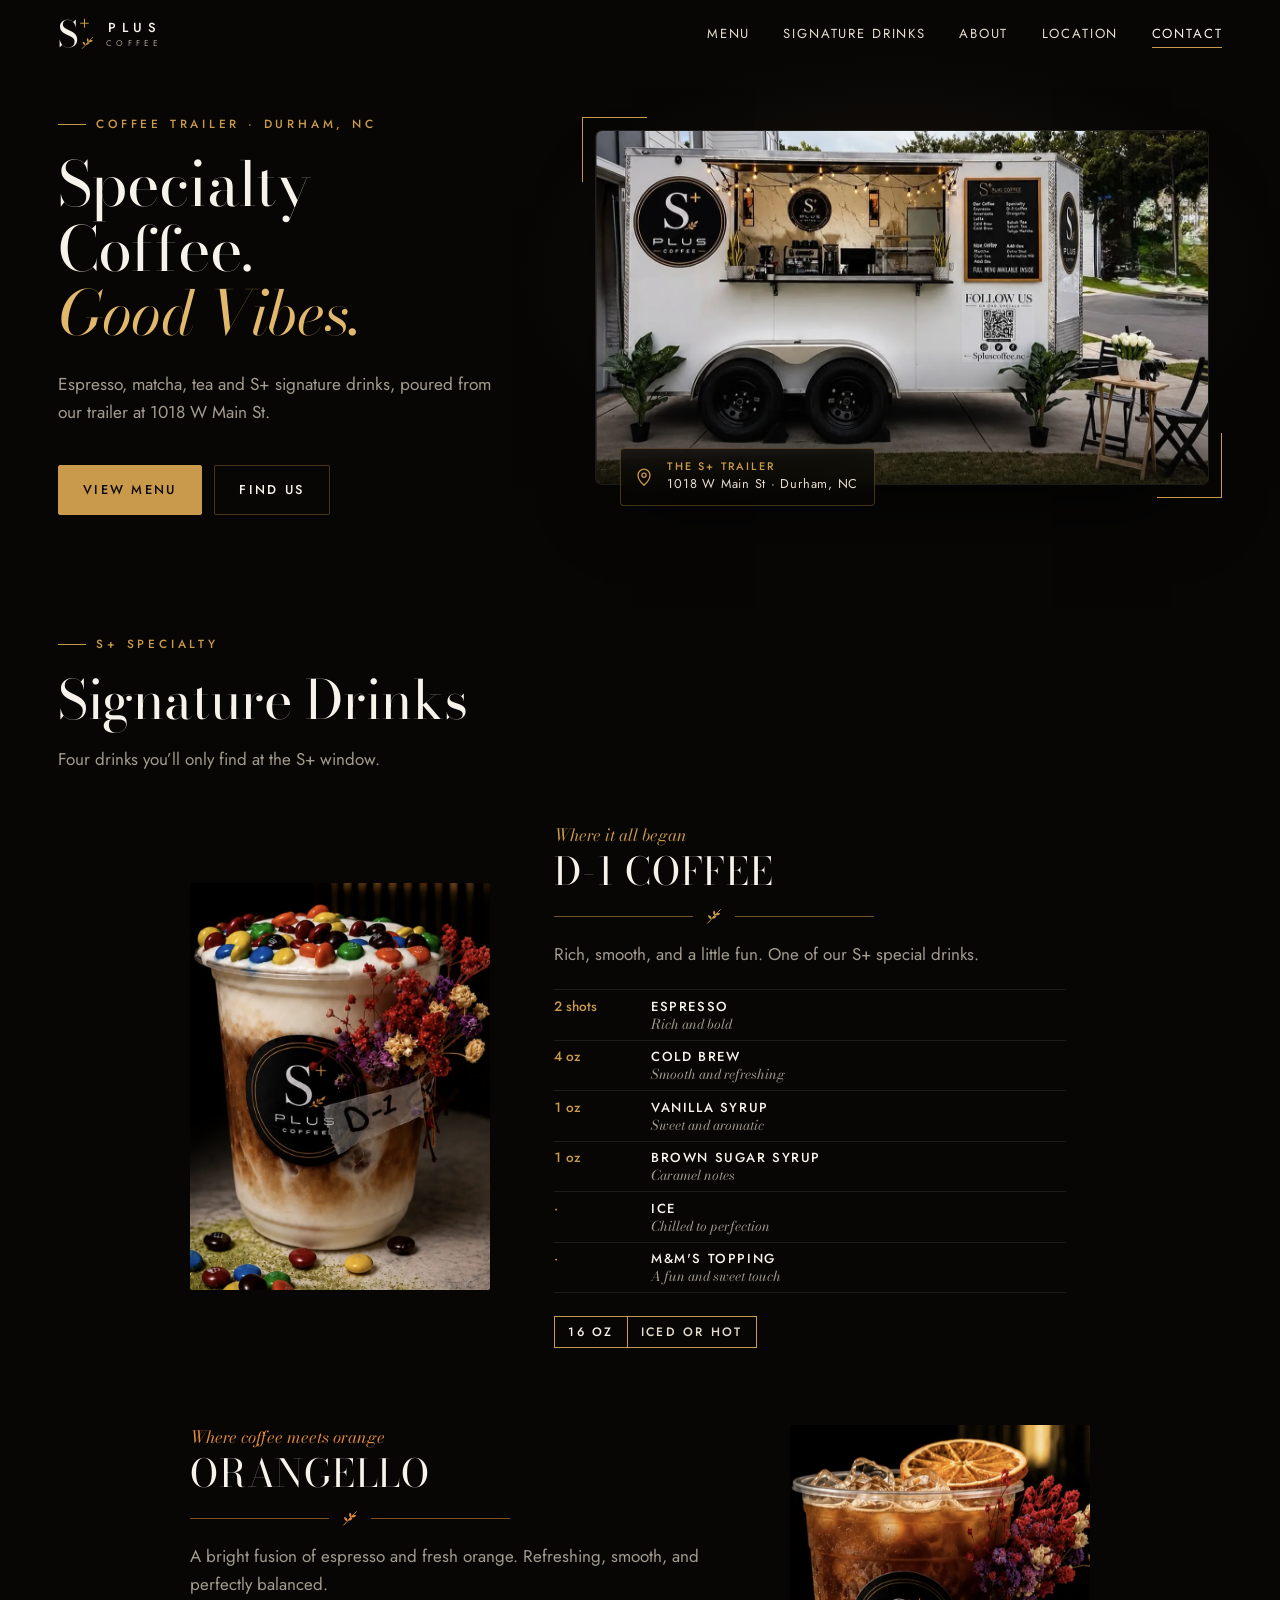
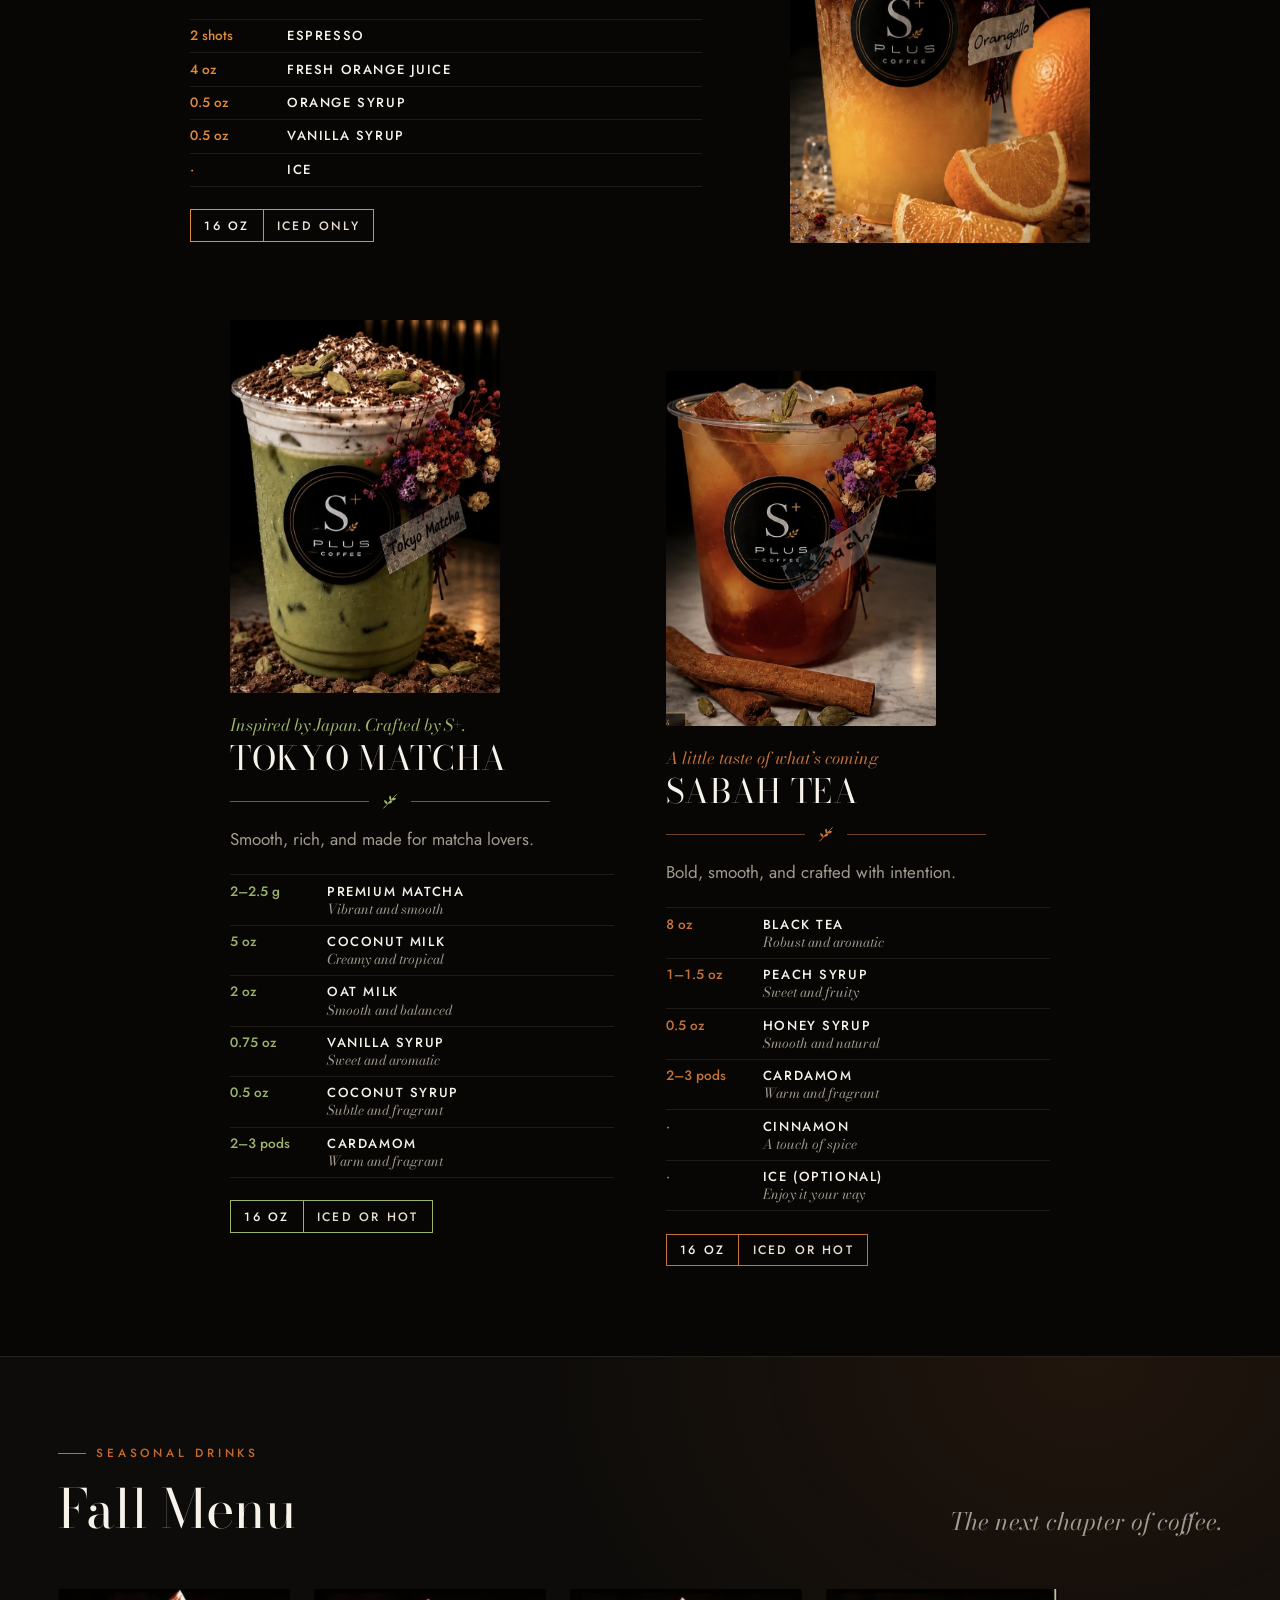
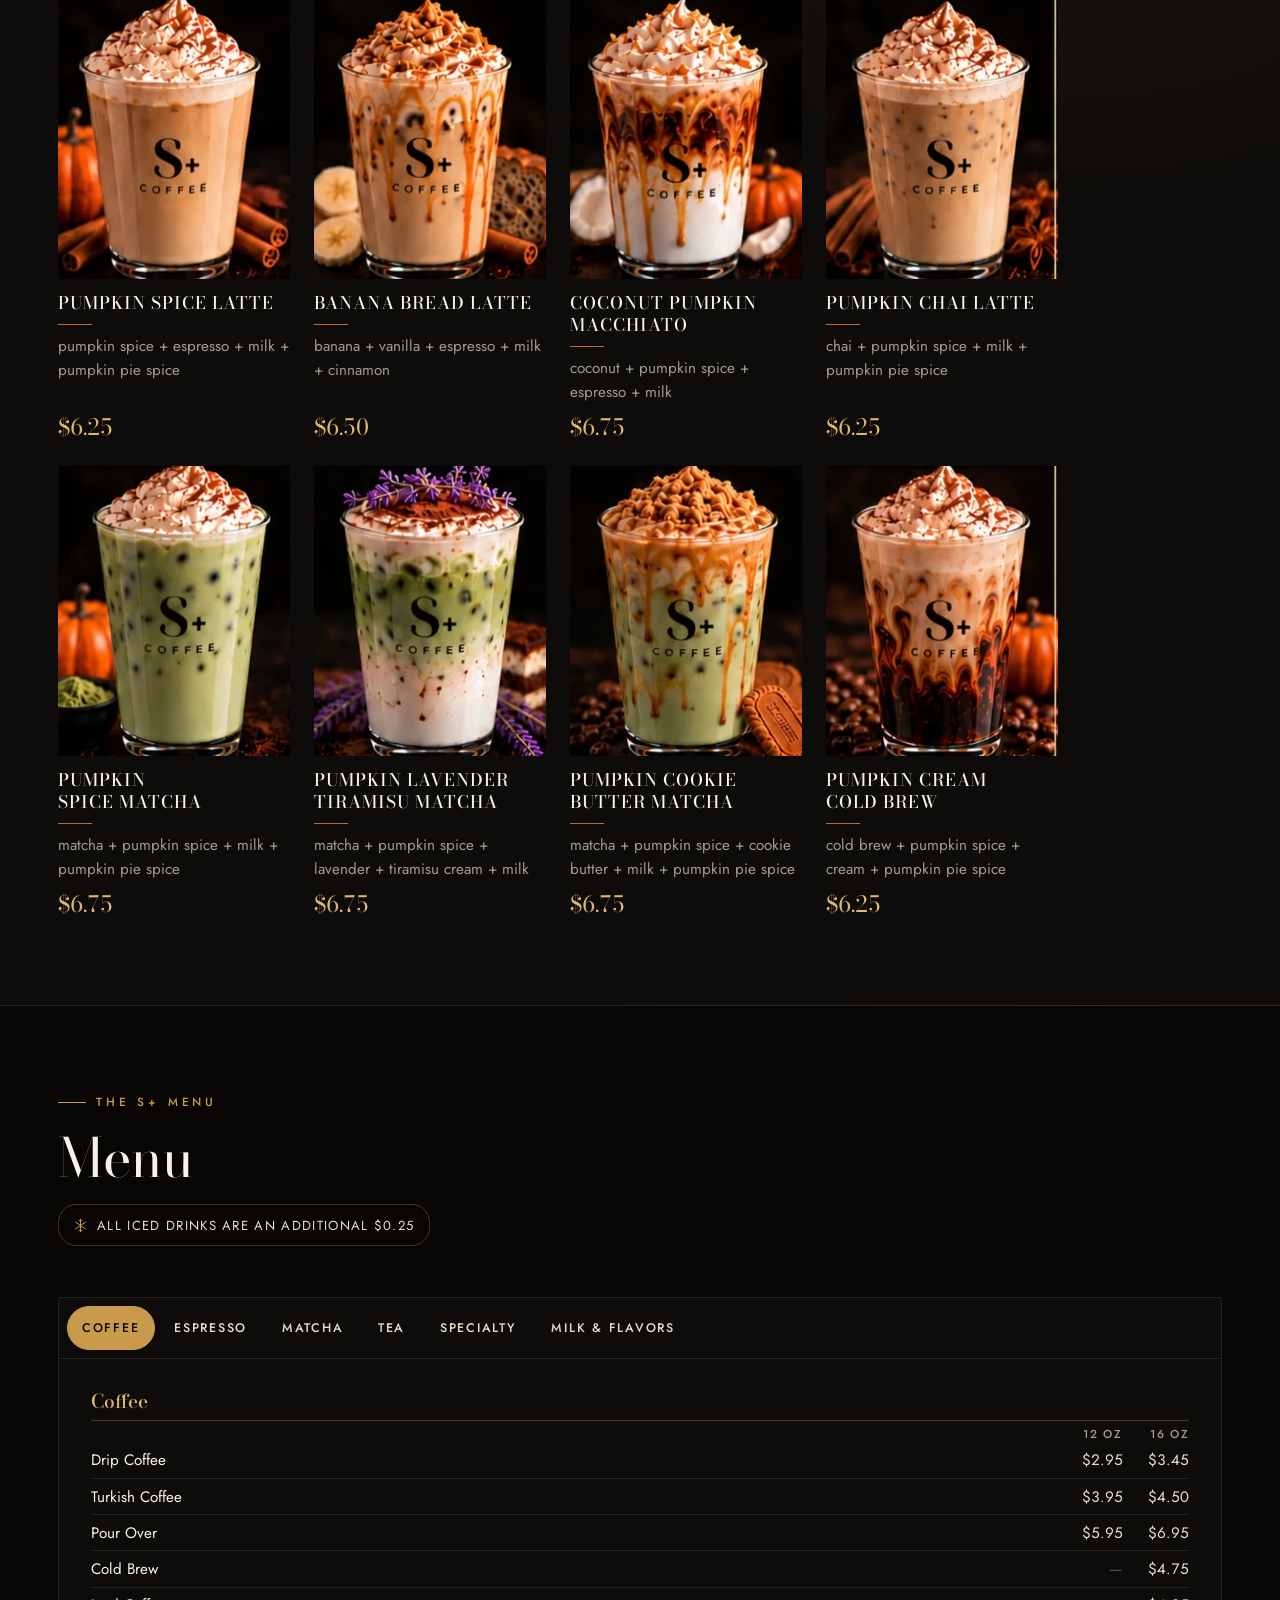
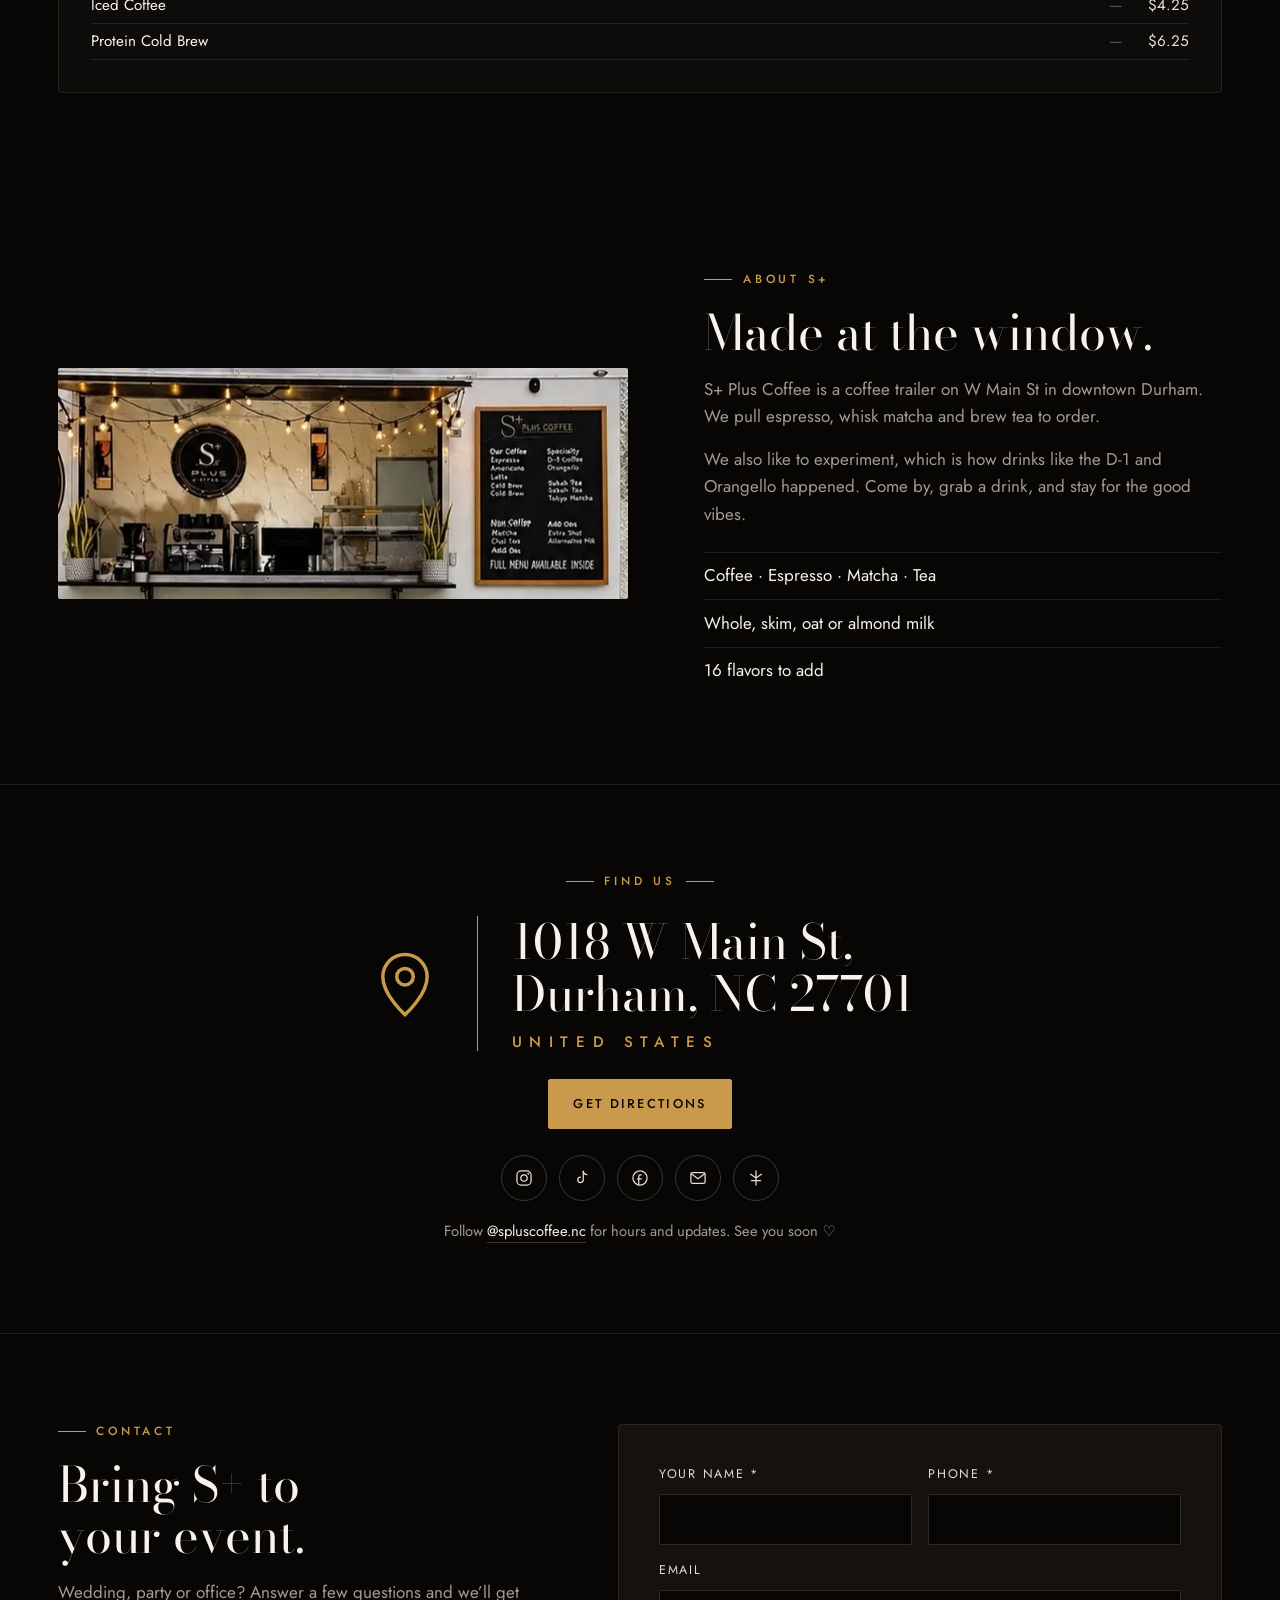
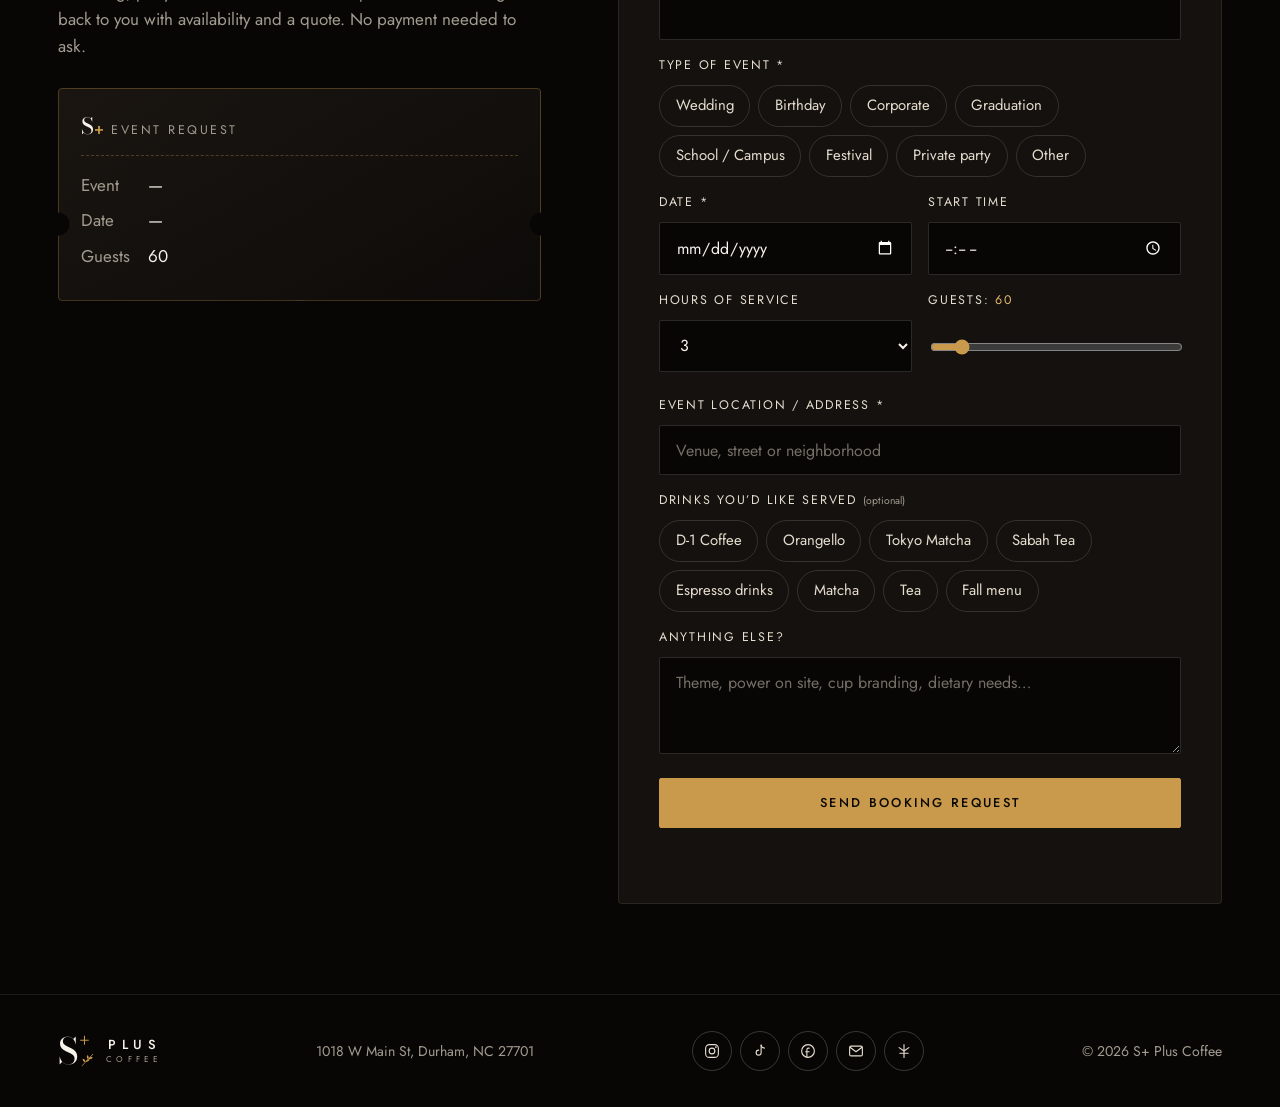
<file: index.html>
<!doctype html>
<html lang="en">
<head>
  <meta charset="utf-8">
  <meta name="viewport" content="width=device-width, initial-scale=1, viewport-fit=cover">
  <title>S+ Plus Coffee</title>
  <meta name="description" content="S+ Plus Coffee: a specialty coffee trailer at 1018 W Main St, Durham, NC. Espresso, matcha, tea, S+ signature drinks and the Fall Menu.">
  <meta name="theme-color" content="#070605">
  <meta property="og:title" content="S+ Plus Coffee · Durham, NC">
  <meta property="og:description" content="Specialty coffee and good vibes from the S+ trailer at 1018 W Main St, Durham.">
  <meta property="og:image" content="https://spluscoffee.com/assets/img/trailer.webp">
  <meta property="og:url" content="https://spluscoffee.com/">
  <link rel="canonical" href="https://spluscoffee.com/">
  <link rel="icon" href="assets/favicon.svg" type="image/svg+xml">
  <link rel="preconnect" href="https://fonts.googleapis.com">
  <link rel="preconnect" href="https://fonts.gstatic.com" crossorigin>
  <link href="https://fonts.googleapis.com/css2?family=Bodoni+Moda:ital,opsz,wght@0,6..96,400;0,6..96,500;0,6..96,600;1,6..96,400&family=Jost:wght@300;400;500;600&display=swap" rel="stylesheet">
  <link rel="preload" as="image" href="assets/img/trailer.webp" fetchpriority="high">
  <link rel="stylesheet" href="css/styles.css?v=202610052157">
</head>
<body>
  <a class="skip" href="#menu">Skip to menu</a>

  <header class="nav" id="nav">
    <a class="logo" href="#top" aria-label="S+ Plus Coffee, back to top">
      <span class="logo-mark" aria-hidden="true">S<span class="logo-plus">+</span><svg class="logo-leaf" viewBox="0 0 24 24"><use href="#leaf"/></svg></span>
      <span class="logo-words" aria-hidden="true"><span class="logo-plusword">Plus</span><span class="logo-coffee">Coffee</span></span>
    </a>
    <nav class="nav-links" id="navLinks" aria-label="Main">
      <a href="#menu">Menu</a>
      <a href="#signature">Signature Drinks</a>
      <a href="#about">About</a>
      <a href="#location">Location</a>
      <a href="#contact">Contact</a>
    </nav>
    <button class="nav-toggle" id="navToggle" aria-label="Open navigation" aria-expanded="false" aria-controls="navLinks"><span></span><span></span></button>
  </header>

  <main id="top">
    <!-- HERO: the real S+ trailer -->
    <section class="hero">
      <div class="hero-copy">
        <p class="eyebrow">Coffee trailer · Durham, NC</p>
        <h1>Specialty Coffee.<br><em>Good Vibes.</em></h1>
        <p class="lede">Espresso, matcha, tea and S+ signature drinks, poured from our trailer at 1018 W Main St.</p>
        <div class="cta-row">
          <a class="btn btn-gold" href="#menu">View menu</a>
          <a class="btn btn-line" href="#location">Find us</a>
        </div>
      </div>
      <figure class="hero-media">
        <div class="hero-frame">
          <img src="assets/img/trailer.webp" width="1309" height="754" fetchpriority="high" decoding="async"
               alt="The white S+ Plus Coffee trailer with its serving window open, string lights, an espresso machine and a chalkboard menu">
        </div>
        <figcaption class="hero-badge">
          <svg viewBox="0 0 24 24" aria-hidden="true"><path d="M12 21s6.5-5.8 6.5-11a6.5 6.5 0 1 0-13 0c0 5.2 6.5 11 6.5 11z"/><circle cx="12" cy="10" r="2.3"/></svg>
          <span><b>The S+ trailer</b>1018 W Main St · Durham, NC</span>
        </figcaption>
      </figure>
    </section>

    <!-- SIGNATURE DRINKS -->
    <section class="section" id="signature">
      <header class="section-head">
        <p class="eyebrow">S+ specialty</p>
        <h2>Signature Drinks</h2>
        <p class="section-sub">Four drinks you’ll only find at the S+ window.</p>
      </header>
      <div class="features" id="signatureList"></div>
    </section>

    <!-- FALL MENU -->
    <section class="section section-fall" id="fall">
      <header class="section-head fall-head">
        <div>
          <p class="eyebrow" id="fallKicker"></p>
          <h2 id="fallTitle"></h2>
        </div>
        <p class="fall-line" id="fallLine"></p>
      </header>
      <div class="fall-grid" id="fallGrid"></div>
    </section>

    <!-- FULL MENU -->
    <section class="section" id="menu">
      <header class="section-head">
        <p class="eyebrow">The S+ menu</p>
        <h2>Menu</h2>
        <p class="menu-note" id="menuNote"></p>
      </header>
      <div class="menu-shell">
        <div class="menu-tabs" id="menuTabs" role="tablist" aria-label="Menu categories"></div>
        <div class="menu-panels" id="menuPanels"></div>
      </div>
    </section>

    <!-- ABOUT -->
    <section class="section about" id="about">
      <figure class="about-media">
        <img src="assets/img/trailer-window.webp" width="708" height="287" loading="lazy" decoding="async"
             alt="Inside the S+ serving window: espresso machine, grinders and the chalkboard menu">
      </figure>
      <div class="about-copy">
        <p class="eyebrow">About S+</p>
        <h2>Made at the window.</h2>
        <p>S+ Plus Coffee is a coffee trailer on W Main St in downtown Durham. We pull espresso, whisk matcha and brew tea to order.</p>
        <p>We also like to experiment, which is how drinks like the D-1 and Orangello happened. Come by, grab a drink, and stay for the good vibes.</p>
        <ul class="about-facts">
          <li><b>Coffee · Espresso · Matcha · Tea</b></li>
          <li><b>Whole, skim, oat or almond milk</b></li>
          <li><b>16 flavors to add</b></li>
        </ul>
      </div>
    </section>

    <!-- LOCATION -->
    <section class="section location" id="location">
      <p class="eyebrow">Find us</p>
      <div class="address-block">
        <svg class="pin" viewBox="0 0 24 24" aria-hidden="true"><path d="M12 22s7-6.2 7-12a7 7 0 1 0-14 0c0 5.8 7 12 7 12z"/><circle cx="12" cy="10" r="2.6"/></svg>
        <address>
          <span class="addr-street" id="addrStreet"></span>
          <span class="addr-city" id="addrCity"></span>
          <span class="addr-country" id="addrCountry"></span>
        </address>
      </div>
      <div class="cta-row cta-center">
        <a class="btn btn-gold" id="directionsBtn" href="#" target="_blank" rel="noopener">Get directions</a>
      </div>
      <div class="social-row" aria-label="S+ Plus Coffee on social media"></div>
      <p class="location-note">Follow <a id="igHandle" href="#" target="_blank" rel="noopener"></a> for hours and updates. See you soon <span aria-hidden="true">♡</span></p>
    </section>

    <!-- CONTACT / EVENT BOOKING -->
    <section class="section" id="contact">
      <div class="book-wrap">
        <div class="book-intro">
          <p class="eyebrow">Contact</p>
          <h2>Bring S+ to your event.</h2>
          <p class="section-sub">Wedding, party or office? Answer a few questions and we’ll get back to you with availability and a quote. No payment needed to ask.</p>
          <div class="ticket" id="ticket" aria-live="polite">
            <div class="ticket-top"><span class="ticket-mark">S<span>+</span></span> Event request</div>
            <dl>
              <dt>Event</dt><dd data-t="type">—</dd>
              <dt>Date</dt><dd data-t="date">—</dd>
              <dt>Guests</dt><dd data-t="guests">—</dd>
            </dl>
            <div class="ticket-cups" data-t="cups"></div>
          </div>
        </div>

        <form class="book-form" id="bookForm" name="event-booking" novalidate>
          <!-- Spam trap: real visitors never see or fill this -->
          <p hidden><label>Leave this empty: <input name="_honey" tabindex="-1" autocomplete="off"></label></p>
          <div class="field-row">
            <label class="field"><span>Your name *</span><input id="f-name" name="name" required autocomplete="name"></label>
            <label class="field"><span>Phone *</span><input id="f-phone" name="phone" type="tel" required autocomplete="tel"></label>
          </div>
          <label class="field"><span>Email</span><input id="f-email" name="email" type="email" autocomplete="email"></label>

          <fieldset class="field">
            <legend>Type of event *</legend>
            <div class="chips" id="eventTypes"></div>
          </fieldset>

          <div class="field-row">
            <label class="field"><span>Date *</span><input id="f-date" name="date" type="date" required></label>
            <label class="field"><span>Start time</span><input id="f-time" name="time" type="time"></label>
          </div>
          <div class="field-row">
            <label class="field"><span>Hours of service</span>
              <select id="f-hours" name="hours"><option>2</option><option selected>3</option><option>4</option><option>5+</option></select>
            </label>
            <label class="field"><span>Guests: <output id="guestsOut">60</output></span>
              <input name="guests" type="range" min="10" max="500" step="10" value="60" id="guests">
            </label>
          </div>
          <label class="field"><span>Event location / address *</span><input id="f-location" name="location" required placeholder="Venue, street or neighborhood"></label>

          <fieldset class="field">
            <legend>Drinks you’d like served <small>(optional)</small></legend>
            <div class="chips" id="drinkChips"></div>
          </fieldset>

          <label class="field"><span>Anything else?</span><textarea id="f-notes" name="notes" rows="3" placeholder="Theme, power on site, cup branding, dietary needs…"></textarea></label>

          <button class="btn btn-gold btn-wide" type="submit" id="submitBtn">Send booking request</button>
          <p class="form-note" id="formNote"></p>
        </form>
      </div>
    </section>
  </main>

  <footer class="footer">
    <a class="logo" href="#top" aria-label="S+ Plus Coffee, back to top">
      <span class="logo-mark" aria-hidden="true">S<span class="logo-plus">+</span><svg class="logo-leaf" viewBox="0 0 24 24"><use href="#leaf"/></svg></span>
      <span class="logo-words" aria-hidden="true"><span class="logo-plusword">Plus</span><span class="logo-coffee">Coffee</span></span>
    </a>
    <p id="footerAddr"></p>
    <div class="social-row social-row-sm" aria-label="S+ Plus Coffee on social media"></div>
    <p>© <span id="year"></span> S+ Plus Coffee</p>
  </footer>

  <!-- Shared leaf sprig used by the logo -->
  <svg width="0" height="0" style="position:absolute" aria-hidden="true">
    <symbol id="leaf" viewBox="0 0 24 24">
      <path d="M3.5 21.5C8 17 12 12.5 20.5 3.5" fill="none" stroke="currentColor" stroke-width="1.3" stroke-linecap="round"/>
      <path d="M8.6 16.2c-3.1-.4-4.6-2.9-4.4-5.6 2.9.2 4.6 2.6 4.4 5.6z"/>
      <path d="M9.4 15.4c.6-3 3.2-4.3 5.8-3.8-.5 2.8-3 4.3-5.8 3.8z"/>
      <path d="M12.8 11.6c-2.4-1.9-2.5-4.8-.9-6.9 2.2 1.7 2.5 4.6.9 6.9z"/>
      <path d="M13.6 10.8c1.4-2.7 4.3-3.3 6.6-2.1-1.3 2.5-4.2 3.3-6.6 2.1z"/>
    </symbol>
  </svg>

  <script type="module" src="js/app.js?v=202610052157"></script>
</body>
</html>
</file>
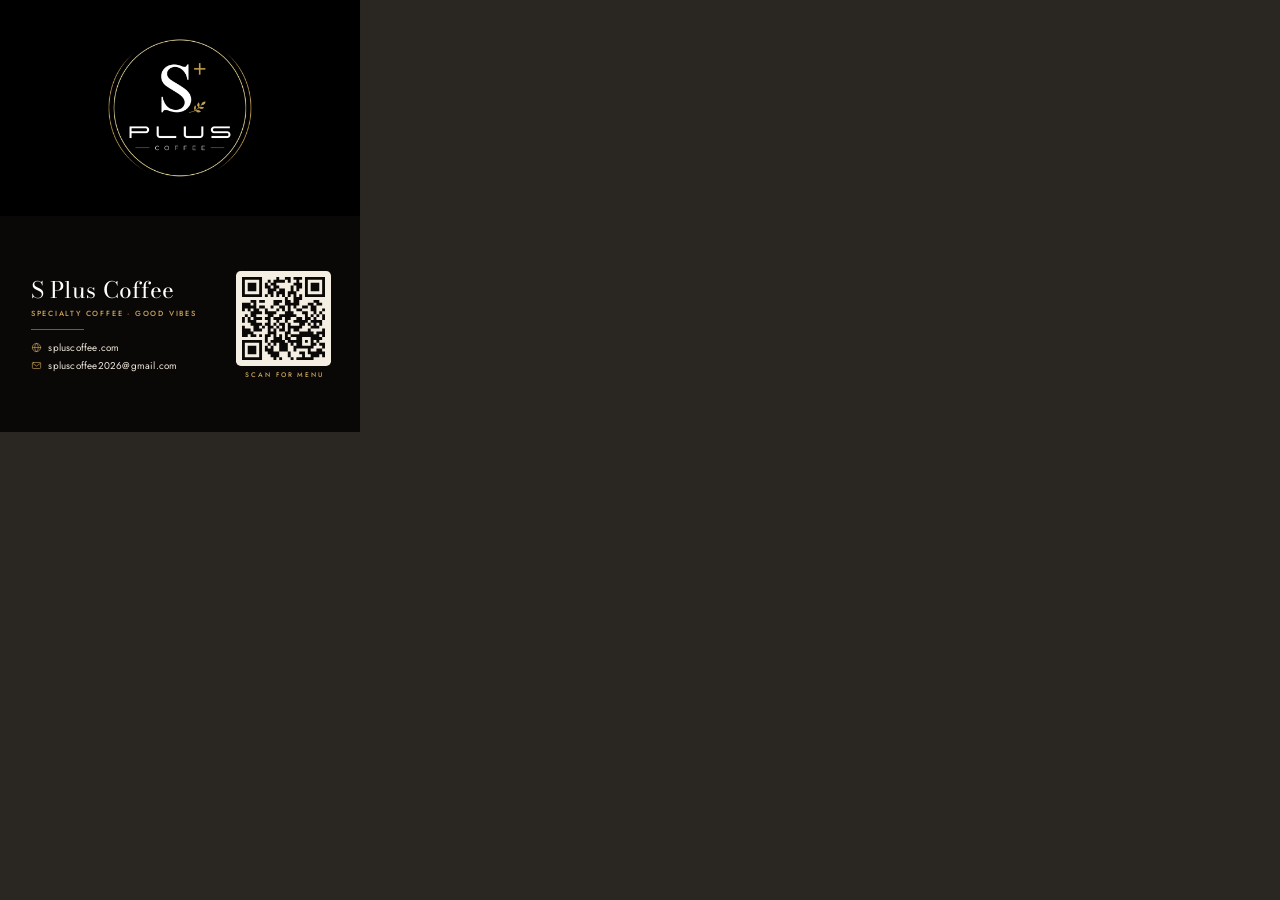
<file: print/business-card/source/card.html>
<!doctype html>
<html lang="en">
<head>
<meta charset="utf-8">
<title>S+ Plus Coffee Business Card</title>
<style>
  /* US business card: 3.5 x 2 in trim + 0.125 in bleed on every side = 3.75 x 2.25 in.
     Keep text inside the 0.125 in safe margin (0.25 in from the bleed edge). */
  @font-face { font-family: "Bodoni Moda"; font-weight: 400; src: url(assets/bodoni-moda-latin-400-normal.woff2) format("woff2"); }
  @font-face { font-family: "Bodoni Moda"; font-weight: 500; src: url(assets/bodoni-moda-latin-500-normal.woff2) format("woff2"); }
  @font-face { font-family: "Bodoni Moda"; font-style: italic; font-weight: 400; src: url(assets/bodoni-moda-latin-400-italic.woff2) format("woff2"); }
  @font-face { font-family: "Jost"; font-weight: 300; src: url(assets/jost-latin-300-normal.woff2) format("woff2"); }
  @font-face { font-family: "Jost"; font-weight: 400; src: url(assets/jost-latin-400-normal.woff2) format("woff2"); }
  @font-face { font-family: "Jost"; font-weight: 500; src: url(assets/jost-latin-500-normal.woff2) format("woff2"); }

  :root {
    --black: #000;
    --ink: #0a0807;
    --gold: #c9a35a;
    --gold-soft: rgba(201, 163, 90, .55);
    --cream: #f4eee3;
    --text: #efe8dc;
  }
  @page { size: 3.75in 2.25in; margin: 0; }
  * { box-sizing: border-box; margin: 0; padding: 0; }
  html, body { background: #2a2622; }
  body { -webkit-print-color-adjust: exact; print-color-adjust: exact; }

  .card {
    position: relative; width: 3.75in; height: 2.25in; overflow: hidden;
    page-break-after: always; break-after: page;
  }
  .card:last-child { page-break-after: auto; break-after: auto; }

  /* ── FRONT: the round S+ logo on black ── */
  .front {
    background: var(--black);
    display: grid; place-items: center;
  }
  .front .logo { width: 1.5in; height: 1.5in; display: block; }

  /* ── BACK: contact details + QR ── */
  .back { background: var(--ink); color: var(--text); }
  .back .safe {
    position: absolute; inset: 0.29in 0.3in 0.27in 0.32in;
    display: grid; grid-template-columns: 1fr auto; column-gap: 0.22in; align-items: center;
  }
  .brand { display: flex; align-items: center; gap: 0.1in; }
  .brand img { height: 0.5in; width: auto; display: block; }
  .brand-name { font: 400 17pt/1 "Bodoni Moda", serif; letter-spacing: .005em; color: #fff; white-space: nowrap; }
  .brand-name span { color: var(--gold); font-family: "Jost", sans-serif; font-weight: 300; font-size: .62em; vertical-align: .62em; margin-left: .02em; }
  .tagline {
    margin-top: 0.085in; font: 500 5.6pt/1 "Jost", sans-serif; letter-spacing: .24em; white-space: nowrap; text-transform: uppercase; color: var(--gold);
  }
  .rule { width: 0.55in; height: 0; border-top: 0.5pt solid var(--gold-soft); margin: 0.13in 0 0.12in; }
  .contact { list-style: none; display: grid; gap: 0.075in; }
  .contact li { display: flex; align-items: center; gap: 0.07in; font: 400 7.4pt/1 "Jost", sans-serif; letter-spacing: .02em; color: var(--text); white-space: nowrap; }
  .contact svg { width: 0.115in; height: 0.115in; flex: none; fill: none; stroke: var(--gold); stroke-width: 1.4; stroke-linecap: round; stroke-linejoin: round; }

  .qr { display: flex; flex-direction: column; align-items: center; gap: 0.06in; }
  .qr-tile { background: var(--cream); padding: 0.065in; border-radius: 0.05in; }
  .qr-tile img { width: 0.86in; height: 0.86in; display: block; image-rendering: pixelated; }
  .qr-cap { font: 500 5pt/1 "Jost", sans-serif; letter-spacing: .28em; margin-right: -.28em; text-transform: uppercase; color: var(--gold); }

</style>
</head>
<body>
  <!-- Page 1: front -->
  <section class="card front">
    <img class="logo" src="assets/logo-round.png" alt="S+ Plus Coffee">
  </section>

  <!-- Page 2: back -->
  <section class="card back">
    <div class="safe">
      <div class="info">
        <p class="brand-name">S Plus Coffee</p>
        <p class="tagline">Specialty Coffee · Good Vibes</p>
        <div class="rule"></div>
        <ul class="contact">
          <li>
            <svg viewBox="0 0 24 24"><circle cx="12" cy="12" r="9"/><path d="M3 12h18M12 3c2.6 2.6 3.8 5.6 3.8 9s-1.2 6.4-3.8 9M12 3C9.4 5.6 8.2 8.6 8.2 12s1.2 6.4 3.8 9"/></svg>
            spluscoffee.com
          </li>
          <li>
            <svg viewBox="0 0 24 24"><rect x="3" y="5.5" width="18" height="13" rx="2"/><path d="m3.5 7 8.5 6.2L20.5 7"/></svg>
            spluscoffee2026@gmail.com
          </li>
        </ul>
      </div>
      <div class="qr">
        <div class="qr-tile"><img src="assets/qr.svg" alt="QR code for spluscoffee.com"></div>
        <p class="qr-cap">Scan for menu</p>
      </div>
    </div>
  </section>
</body>
</html>
</file>
<file: css/styles.css>
/* S+ Plus Coffee
   Layout: dark editorial one-pager. The real trailer leads; drinks get big, asymmetric
   photo moments; the menu is a scannable three-column price list. Gold is for details only. */
:root {
  --bg: #070605;
  --bg-2: #0e0c0a;
  --card: #14110e;
  --gold: #c99a4b;
  --gold-hi: #e2b86d;
  --bronze: #a87332;
  --text: #f7f2ea;
  --text-2: #e6ddcf;
  --muted: #a39b8f;
  --line: rgba(201, 154, 75, 0.32);
  --line-soft: rgba(230, 221, 207, 0.1);
  --pumpkin: #c8692b;
  --on-gold: #0b0907;
  --danger: #e0806b;
  --ok: #9fc28a;

  --display: "Bodoni Moda", "Didot", "Bodoni 72", Georgia, serif;
  --sans: "Jost", "Futura", "Avenir Next", system-ui, sans-serif;

  --gutter: max(16px, 4.5vw);
  --max: 1200px;
  --ease: cubic-bezier(.2, .7, .2, 1);
  color-scheme: dark;
}

* { box-sizing: border-box; }
html { scroll-behavior: smooth; scroll-padding-top: 76px; -webkit-text-size-adjust: 100%; }
body {
  margin: 0;
  background: var(--bg);
  color: var(--text-2);
  font: 400 1.0625rem/1.6 var(--sans);
  -webkit-font-smoothing: antialiased;
  overflow-x: hidden;
}
img { display: block; max-width: 100%; height: auto; }
a { color: inherit; }
h1, h2, h3 { color: var(--text); font-family: var(--display); font-weight: 400; line-height: 1.05; margin: 0; text-wrap: balance; }
p { margin: 0; }
:focus-visible { outline: 2px solid var(--gold-hi); outline-offset: 3px; }

.skip { position: absolute; left: -999px; top: 8px; z-index: 100; background: var(--gold); color: var(--on-gold); padding: .6em 1em; }
.skip:focus { left: 8px; }

.eyebrow {
  display: flex; align-items: center; gap: .9em;
  font: 500 .74rem/1.2 var(--sans); letter-spacing: .32em; text-transform: uppercase; color: var(--gold);
  margin-bottom: 1.3rem;
}
.eyebrow::before { content: ""; width: 28px; height: 1px; background: currentColor; flex: none; }

/* ── Buttons ─────────────────────────────────── */
.btn {
  display: inline-flex; align-items: center; justify-content: center; min-height: 50px;
  padding: .9em 1.9em; border-radius: 2px; text-decoration: none; cursor: pointer;
  font: 500 .8rem/1 var(--sans); letter-spacing: .18em; text-transform: uppercase;
  transition: background .3s, color .3s, border-color .3s, transform .3s var(--ease);
}
.btn-gold { background: var(--gold); color: var(--on-gold); border: 1px solid var(--gold); }
.btn-gold:hover { background: var(--gold-hi); border-color: var(--gold-hi); transform: translateY(-1px); }
.btn-line { background: transparent; color: var(--text); border: 1px solid var(--line); }
.btn-line:hover { border-color: var(--gold); background: rgba(201, 154, 75, .08); transform: translateY(-1px); }
.btn-wide { width: 100%; }
.btn[disabled] { opacity: .6; cursor: wait; }
.cta-row { display: flex; flex-wrap: wrap; gap: 12px; }

/* ── Logo (rebuilt from the S+ mark: Didone S, gold +, leaf sprig, spaced PLUS / COFFEE) ── */
.logo { display: inline-flex; align-items: center; gap: 1.5rem; text-decoration: none; color: var(--text); }
.logo-mark { position: relative; font: 500 2.25rem/1 var(--display); padding-right: .1em; }
.logo-plus { position: absolute; top: -.18em; right: -.42em; font: 300 .52em/1 var(--sans); color: var(--gold); }
.logo-leaf { position: absolute; right: -.36em; bottom: .04em; width: .42em; height: .42em; fill: var(--gold); color: var(--gold); }
.logo-words { display: flex; flex-direction: column; align-items: center; gap: .3em; }
.logo-plusword { font: 500 .82rem/1 var(--sans); letter-spacing: .42em; margin-right: -.42em; text-transform: uppercase; }
.logo-coffee { display: flex; align-items: center; gap: .5em; font: 400 .52rem/1 var(--sans); letter-spacing: .5em; margin-right: -.5em; text-transform: uppercase; color: var(--muted); }

/* ── Nav ─────────────────────────────────────── */
.nav {
  position: fixed; inset: 0 0 auto; z-index: 50;
  display: flex; align-items: center; justify-content: space-between; gap: 24px;
  padding: calc(16px + env(safe-area-inset-top, 0px)) var(--gutter) 16px;
  transition: background .4s, padding .4s, border-color .4s;
  border-bottom: 1px solid transparent;
}
.nav.scrolled { background: rgba(7, 6, 5, .9); backdrop-filter: blur(12px); -webkit-backdrop-filter: blur(12px); border-color: var(--line-soft); padding-bottom: 12px; padding-top: calc(12px + env(safe-area-inset-top, 0px)); }
.nav-links { display: flex; align-items: center; gap: clamp(18px, 2.6vw, 38px); }
.nav-links a {
  position: relative; text-decoration: none; font: 400 .82rem/1 var(--sans); letter-spacing: .14em; text-transform: uppercase; color: var(--text-2);
  padding: .6em 0;
}
.nav-links a::after { content: ""; position: absolute; left: 0; right: 0; bottom: 0; height: 1px; background: var(--gold); transform: scaleX(0); transform-origin: left; transition: transform .45s var(--ease); }
.nav-links a:hover, .nav-links a.active { color: var(--text); }
.nav-links a:hover::after, .nav-links a.active::after { transform: scaleX(1); }
.nav-toggle { display: none; position: relative; z-index: 2; width: 44px; height: 44px; background: none; border: 0; cursor: pointer; padding: 10px; }
.nav-toggle span { display: block; height: 1px; background: var(--text); transition: transform .35s var(--ease); }
.nav-toggle span + span { margin-top: 8px; }

@media (max-width: 860px) {
  .nav-toggle { display: block; }
  .nav-links {
    position: fixed; inset: 0; flex-direction: column; justify-content: center; gap: 6px;
    background: var(--bg); opacity: 0; visibility: hidden; transition: opacity .35s, visibility .35s;
  }
  .nav-links.open { opacity: 1; visibility: visible; }
  .nav-links a { font: 400 clamp(1.8rem, 8vw, 2.4rem)/1.2 var(--display); letter-spacing: 0; text-transform: none; padding: .35em 0; }
  .nav-toggle[aria-expanded="true"] span:first-child { transform: translateY(4.5px) rotate(45deg); }
  .nav-toggle[aria-expanded="true"] span:last-child { transform: translateY(-4.5px) rotate(-45deg); }
}

/* ── Hero ────────────────────────────────────── */
.hero {
  display: grid; grid-template-columns: minmax(0, .9fr) minmax(0, 1.25fr); align-items: center; gap: clamp(36px, 5vw, 80px);
  max-width: 1280px; margin: 0 auto;
  padding: clamp(104px, 13vh, 140px) var(--gutter) clamp(16px, 3vw, 32px);
}
.hero h1 { font-size: clamp(2.6rem, 4.8vw, 4.4rem); letter-spacing: -.01em; }
.hero h1 em { color: var(--gold-hi); }
.lede { margin: 1.6rem 0 2.4rem; max-width: 30em; color: var(--muted); font-size: 1.08rem; }
.hero { position: relative; isolation: isolate; }
.hero::before {
  content: ""; position: absolute; z-index: -1; right: 0; top: 10%; width: 60%; height: 80%; pointer-events: none;
  background: radial-gradient(closest-side, rgba(201, 154, 75, .10), transparent);
}
.hero-media { position: relative; margin: 0 0 18px; padding: 14px; }
/* Gold corner brackets */
.hero-media::before, .hero-media::after {
  content: ""; position: absolute; width: 64px; height: 64px; pointer-events: none; border: 0 solid var(--gold);
}
.hero-media::before { top: 0; left: 0; border-top-width: 1px; border-left-width: 1px; }
.hero-media::after { right: 0; bottom: 0; border-right-width: 1px; border-bottom-width: 1px; }
.hero-frame {
  position: relative; overflow: hidden; border-radius: 6px;
  box-shadow: 0 0 0 1px var(--line-soft), 0 40px 80px -36px rgba(0, 0, 0, .9);
}
.hero-frame img { width: 100%; aspect-ratio: 1309 / 754; object-fit: cover; transition: transform 1.6s var(--ease); }
.hero-media:hover .hero-frame img { transform: scale(1.025); }
.hero-frame::after { /* soft vignette so the photo sits in the dark page */
  content: ""; position: absolute; inset: 0; pointer-events: none;
  background: linear-gradient(180deg, transparent 62%, rgba(7, 6, 5, .55)), radial-gradient(120% 90% at 50% 45%, transparent 60%, rgba(7, 6, 5, .35));
}
.hero-badge {
  position: absolute; left: 38px; bottom: -8px; z-index: 1; display: flex; align-items: center; gap: 12px;
  padding: 10px 16px 10px 12px; border: 1px solid var(--line); border-radius: 4px;
  background: rgba(7, 6, 5, .72); backdrop-filter: blur(8px); -webkit-backdrop-filter: blur(8px);
  font-size: .8rem; letter-spacing: .06em; color: var(--text-2);
}
.hero-badge svg { width: 22px; height: 22px; flex: none; fill: none; stroke: var(--gold); stroke-width: 1.4; }
.hero-badge b { display: block; font: 500 .68rem/1.4 var(--sans); letter-spacing: .2em; text-transform: uppercase; color: var(--gold); }

@media (max-width: 900px) {
  .hero { grid-template-columns: 1fr; padding-top: 112px; gap: 28px; }
  .hero::before { width: 100%; top: 40%; height: 60%; }
  .hero-media { padding: 10px; }
  .hero-media::before, .hero-media::after { width: 40px; height: 40px; }
}
@media (max-width: 520px) {
  .hero-badge { position: static; margin-top: 14px; }
  .hero-media { margin-bottom: 0; }
  .hero-frame::after { background: radial-gradient(120% 90% at 50% 45%, transparent 65%, rgba(7, 6, 5, .3)); }
}

/* ── Sections ────────────────────────────────── */
.section { max-width: calc(var(--max) + 2 * var(--gutter)); margin: 0 auto; padding: clamp(60px, 7vw, 96px) var(--gutter); }
.section-head { max-width: 760px; margin-bottom: clamp(32px, 4vw, 52px); }
.section-head h2 { font-size: clamp(2.3rem, 4.2vw, 3.5rem); }
.section-sub { margin-top: 1.1rem; color: var(--muted); max-width: 36em; }

/* Leaf divider, as on the S+ drink posts */
.divider { display: flex; align-items: center; gap: 12px; color: var(--accent, var(--gold)); margin: 1rem 0; max-width: 320px; }
.divider::before, .divider::after { content: ""; flex: 1; height: 1px; background: currentColor; opacity: .55; }
.divider svg { width: 18px; height: 18px; fill: currentColor; }

/* ── Signature drinks ────────────────────────── */
.features { display: grid; gap: clamp(56px, 6vw, 80px); max-width: 900px; margin-inline: auto; }
.feature { display: grid; grid-template-columns: minmax(0, 300px) minmax(0, 1fr); gap: clamp(28px, 5vw, 64px); align-items: center; }
.feature.flip { grid-template-columns: minmax(0, 1fr) minmax(0, 300px); }
.feature.flip .feature-media { order: 2; }
.feature-media { position: relative; margin: 0; overflow: hidden; border-radius: 2px; background: var(--card); }
.feature-media img { width: 100%; height: auto; transition: transform 1.4s var(--ease); }
.feature-media:hover img { transform: scale(1.04); }
.feature-kicker { font: italic 400 1.05rem/1.3 var(--display); color: var(--accent); }
.feature h3 { margin-top: .3rem; font-size: clamp(1.9rem, 3vw, 2.6rem); text-transform: uppercase; letter-spacing: .02em; font-weight: 400; }
.feature-blurb { color: var(--muted); max-width: 30em; }
.serve {
  display: inline-flex; align-items: stretch; margin-top: 1.4rem; border: 1px solid var(--accent);
  font: 500 .76rem/1 var(--sans); letter-spacing: .18em; text-transform: uppercase; color: var(--text);
}
.serve span { padding: .75em 1.1em; }
.serve span + span { border-left: 1px solid var(--accent); color: var(--text-2); }

.ingredients { list-style: none; padding: 0; margin: 1.3rem 0 0; max-width: 32rem; }
.ingredients li { display: grid; grid-template-columns: 5.2rem minmax(0, 1fr); gap: 0 14px; padding: .4rem 0; border-bottom: 1px solid var(--line-soft); }
.ingredients li:first-child { border-top: 1px solid var(--line-soft); }
.ing-amt { font: 500 .85rem/1.45 var(--sans); color: var(--accent); font-variant-numeric: tabular-nums; }
.ing-name { font: 500 .82rem/1.45 var(--sans); letter-spacing: .12em; text-transform: uppercase; color: var(--text); }
.ing-note { display: block; font: italic 400 .85rem/1.3 var(--display); letter-spacing: 0; text-transform: none; color: var(--muted); }

/* The last two drinks pair up as tall cards */
.feature-pair { display: grid; grid-template-columns: 1fr 1fr; gap: clamp(28px, 4vw, 56px); align-items: start; max-width: 820px; margin-inline: auto; width: 100%; }
.feature-pair .feature { grid-template-columns: 1fr; gap: 22px; }
.feature-pair .feature-media { width: 100%; max-width: 270px; }
.feature-pair .feature:nth-child(2) { margin-top: clamp(0px, 4vw, 56px); }
.feature-pair h3 { font-size: clamp(1.8rem, 2.6vw, 2.3rem); }

@media (max-width: 820px) {
  .feature, .feature.flip, .feature-pair { grid-template-columns: 1fr; }
  .feature.flip .feature-media { order: 0; }
  .feature-pair .feature:nth-child(2) { margin-top: 56px; }
  .feature-media, .feature-pair .feature-media { width: 72%; max-width: 280px; margin-inline: auto; }
  .feature-pair { gap: 0; }
  .features { gap: 56px; }
  .feature { gap: 20px; }
}

/* ── Fall menu ───────────────────────────────── */
.section-fall {
  max-width: none;
  padding-inline: max(var(--gutter), calc((100vw - var(--max)) / 2));
  background:
    radial-gradient(60% 50% at 85% 0%, rgba(200, 105, 43, .1), transparent 70%),
    var(--bg-2);
  border-block: 1px solid var(--line-soft);
}
.fall-head { display: flex; flex-wrap: wrap; align-items: end; justify-content: space-between; gap: 18px 40px; max-width: none; }
.fall-head .eyebrow { color: var(--pumpkin); }
.fall-line { font: italic 400 clamp(1.15rem, 2vw, 1.5rem)/1.3 var(--display); color: var(--muted); }
.fall-grid { display: grid; grid-template-columns: repeat(4, minmax(0, 1fr)); gap: clamp(18px, 2.4vw, 28px) clamp(14px, 2vw, 24px); max-width: 1000px; }
.fall-card { display: flex; flex-direction: column; }
.fall-media { margin: 0; overflow: hidden; border-radius: 2px; background: var(--card); aspect-ratio: 4 / 5; }
.fall-media img { width: 100%; height: 100%; object-fit: cover; object-position: 50% 45%; transition: transform 1.4s var(--ease); }
.fall-card:hover .fall-media img { transform: scale(1.05); }
.fall-body { display: flex; flex-direction: column; flex: 1; padding-top: .9rem; }
.fall-card h3 { font: 500 1.08rem/1.25 var(--display); letter-spacing: .06em; text-transform: uppercase; }
.fall-card h3::after { content: ""; display: block; width: 34px; height: 1px; background: var(--pumpkin); margin: .6rem 0 .55rem; }
.fall-recipe { font-size: .95rem; color: var(--muted); }
.fall-price { margin-top: auto; padding-top: .7rem; font: 400 1.4rem/1 var(--display); color: var(--gold-hi); font-variant-numeric: tabular-nums; }

@media (max-width: 980px) { .fall-grid { grid-template-columns: repeat(2, minmax(0, 1fr)); } }
@media (max-width: 560px) {
  .fall-grid { grid-template-columns: 1fr; gap: 0; }
  .fall-card { flex-direction: row; gap: 16px; padding: 16px 0; border-bottom: 1px solid var(--line-soft); }
  .fall-card:first-child { border-top: 1px solid var(--line-soft); }
  .fall-media { flex: none; width: 36%; max-width: 150px; align-self: flex-start; }
  .fall-body { padding-top: 0; }
  .fall-card h3 { font-size: 1rem; }
  .fall-price { font-size: 1.35rem; }
}

/* ── Full menu ───────────────────────────────── */
.menu-note {
  display: inline-flex; align-items: center; gap: .7em; margin-top: 1.1rem;
  padding: .7em 1.1em; border: 1px solid var(--line); border-radius: 18px;
  font-size: .82rem; letter-spacing: .1em; text-transform: uppercase; color: var(--text-2);
}
.menu-note svg { width: 15px; height: 15px; stroke: var(--gold); fill: none; flex: none; }
.menu-shell { border: 1px solid var(--line-soft); border-radius: 4px; background: var(--bg-2); }
.menu-tabs {
  display: flex; gap: 4px; overflow-x: auto; scrollbar-width: none; padding: 8px;
  border-bottom: 1px solid var(--line-soft);
}
.menu-tabs::-webkit-scrollbar { display: none; }
.menu-tabs button {
  flex: none; min-height: 44px; padding: 0 1.15em; border: 1px solid transparent; border-radius: 999px; cursor: pointer;
  background: none; color: var(--text-2); font: 500 .78rem/1 var(--sans); letter-spacing: .14em; text-transform: uppercase;
  transition: color .25s, border-color .25s, background .25s;
}
.menu-tabs button:hover { color: var(--text); border-color: var(--line); }
.menu-tabs button[aria-selected="true"] { background: var(--gold); border-color: var(--gold); color: var(--on-gold); }
.menu-panel { padding: clamp(18px, 3vw, 32px); animation: panel-in .45s var(--ease); font-size: .95rem; }
@keyframes panel-in { from { opacity: 0; transform: translateY(6px); } }
.menu-panel.two { display: grid; grid-template-columns: repeat(2, minmax(0, 1fr)); gap: 20px clamp(28px, 4vw, 56px); align-items: start; }
.menu-cat h3 { display: flex; align-items: baseline; justify-content: space-between; gap: 12px; font: 500 1.2rem/1.1 var(--display); color: var(--gold-hi); padding-bottom: .5rem; border-bottom: 1px solid var(--line); }
.menu-cat h3 span { font: 400 .9rem var(--sans); color: var(--text-2); letter-spacing: .04em; }
.split { display: grid; grid-template-columns: repeat(2, minmax(0, 1fr)); gap: 0 clamp(28px, 4vw, 56px); }
.price-table { width: 100%; border-collapse: collapse; font-variant-numeric: tabular-nums; }
.price-table th { padding: .5rem 0 .15rem; font: 500 .72rem/1 var(--sans); letter-spacing: .14em; text-transform: uppercase; color: var(--muted); text-align: right; }
.price-table th:first-child { text-align: left; }
.price-table td { padding: .34rem 0; border-bottom: 1px solid var(--line-soft); vertical-align: baseline; }
.price-table td:first-child { color: var(--text); padding-right: 12px; }
.price-table .p { width: 4.4em; text-align: right; color: var(--text-2); white-space: nowrap; }
.price-table .na { color: rgba(163, 155, 143, .5); }
.flat-list { list-style: none; padding: 0; margin: .3rem 0 0; }
.flat-list li { display: flex; justify-content: space-between; gap: 16px; padding: .34rem 0; border-bottom: 1px solid var(--line-soft); }
.flat-list li span:first-child { color: var(--text); }
.flat-list li span:last-child { color: var(--text-2); font-variant-numeric: tabular-nums; white-space: nowrap; }
.menu-cat > .pill-list { margin-top: .8rem; }
.choices { margin-top: .9rem; }
.choices-head { display: flex; justify-content: space-between; gap: 12px; font: 500 .74rem/1.3 var(--sans); letter-spacing: .14em; text-transform: uppercase; color: var(--gold); margin-bottom: .6rem; }
.choices-head span:last-child { color: var(--text-2); letter-spacing: .04em; }
.pill-list { list-style: none; display: flex; flex-wrap: wrap; gap: 6px; padding: 0; margin: 0; }
.pill-list li { padding: .25em .75em; border: 1px solid var(--line-soft); border-radius: 999px; font-size: .9rem; color: var(--text-2); }
.cat-link { display: inline-block; margin-top: .8rem; font-size: .88rem; color: var(--gold-hi); text-decoration: none; border-bottom: 1px solid var(--line); padding-bottom: 2px; }
.cat-link:hover { border-color: var(--gold-hi); }

@media (max-width: 680px) {
  .menu-panel.two, .split { grid-template-columns: 1fr; }
  .split .price-table + .price-table thead { display: none; }
  .menu-tabs { padding: 6px; }
  .menu-tabs button { padding: 0 1em; }
}

/* ── About ───────────────────────────────────── */
.about { display: grid; grid-template-columns: minmax(0, 1.1fr) minmax(0, 1fr); gap: clamp(36px, 6vw, 96px); align-items: center; }
.about-media { margin: 0; overflow: hidden; border-radius: 2px; }
.about-media img { width: 100%; aspect-ratio: 708 / 287; object-fit: cover; transition: transform 1.4s var(--ease); }
.about-media:hover img { transform: scale(1.03); }
.about h2 { font-size: clamp(2.2rem, 3.8vw, 3.2rem); margin-bottom: 1.1rem; }
.about-copy p + p { margin-top: 1rem; }
.about-copy > p:not(.eyebrow) { color: var(--muted); max-width: 32em; }
.about-facts { list-style: none; padding: 0; margin: 1.5rem 0 0; display: grid; gap: 0; }
.about-facts li { padding: .6rem 0; border-top: 1px solid var(--line-soft); }
.about-facts b { font-weight: 400; color: var(--text); }
@media (max-width: 860px) { .about { grid-template-columns: 1fr; } }

/* ── Location ────────────────────────────────── */
.location { text-align: center; display: flex; flex-direction: column; align-items: center; border-top: 1px solid var(--line-soft); }
.location .eyebrow::after { content: ""; width: 28px; height: 1px; background: currentColor; }
.address-block { display: flex; align-items: center; gap: clamp(18px, 3vw, 34px); text-align: left; margin: .4rem 0 1.8rem; }
.pin { flex: none; width: clamp(46px, 7vw, 76px); height: auto; fill: none; stroke: var(--gold); stroke-width: 1.1; }
.address-block address { font-style: normal; border-left: 1px solid var(--gold); padding-left: clamp(18px, 3vw, 34px); display: flex; flex-direction: column; }
.addr-street, .addr-city { font: 400 clamp(1.8rem, 4.2vw, 3rem)/1.1 var(--display); color: var(--text); }
.addr-country { margin-top: .9rem; font: 500 clamp(.72rem, 1.6vw, .95rem)/1 var(--sans); letter-spacing: .5em; text-transform: uppercase; color: var(--gold); }
.see-you { margin: clamp(24px, 3.5vw, 36px) 0 1.3rem; font: italic 400 clamp(1.5rem, 3vw, 2rem)/1 var(--display); color: var(--gold-hi); }
.cta-center { justify-content: center; }
.location-note { margin-top: 1.2rem; font-size: .92rem; color: var(--muted); }
.social-row { display: flex; flex-wrap: wrap; justify-content: center; gap: 12px; margin-top: 1.6rem; }
.social-icon {
  display: grid; place-items: center; width: 46px; height: 46px; border-radius: 50%;
  border: 1px solid rgba(230, 221, 207, .22); color: var(--text-2);
  transition: color .3s, border-color .3s, background .3s, transform .3s var(--ease);
}
.social-icon svg { width: 20px; height: 20px; fill: none; stroke: currentColor; stroke-width: 1.5; stroke-linecap: round; stroke-linejoin: round; }
.social-icon:hover, .social-icon:focus-visible { color: var(--gold-hi); border-color: var(--gold); background: rgba(201, 154, 75, .08); transform: translateY(-2px); }
.social-row-sm { margin-top: 0; gap: 8px; }
.social-row-sm .social-icon { width: 40px; height: 40px; }
.social-row-sm .social-icon svg { width: 18px; height: 18px; }
.location-note a { color: var(--text); text-decoration: none; border-bottom: 1px solid var(--line); }
.location-note a:hover { color: var(--gold-hi); border-color: var(--gold); }

/* ── Contact / booking ───────────────────────── */
#contact { border-top: 1px solid var(--line-soft); }
.book-wrap { display: grid; grid-template-columns: minmax(0, 1fr) minmax(0, 1.25fr); gap: clamp(36px, 6vw, 88px); align-items: start; }
.book-intro { position: sticky; top: 110px; }
.book-intro h2 { font-size: clamp(2.2rem, 3.8vw, 3.2rem); }
@media (max-width: 900px) { .book-wrap { grid-template-columns: 1fr; } .book-intro { position: static; } }

.ticket {
  margin-top: 28px; padding: 20px 22px; border: 1px solid var(--line); border-radius: 4px;
  background: linear-gradient(150deg, #1a1511, #0d0b09);
  -webkit-mask: radial-gradient(circle at 0 64%, transparent 11px, #000 12px) left / 51% 100% no-repeat,
                radial-gradient(circle at 100% 64%, transparent 11px, #000 12px) right / 51% 100% no-repeat;
          mask: radial-gradient(circle at 0 64%, transparent 11px, #000 12px) left / 51% 100% no-repeat,
                radial-gradient(circle at 100% 64%, transparent 11px, #000 12px) right / 51% 100% no-repeat;
}
.ticket-top { display: flex; align-items: baseline; gap: .6em; padding-bottom: 12px; border-bottom: 1px dashed var(--line); font-size: .78rem; letter-spacing: .2em; text-transform: uppercase; color: var(--muted); }
.ticket-mark { font: 500 1.4rem var(--display); color: var(--text); letter-spacing: 0; }
.ticket-mark span { color: var(--gold); font-family: var(--sans); font-size: .7em; }
.ticket dl { display: grid; grid-template-columns: auto 1fr; gap: 8px 18px; margin: 16px 0 10px; }
.ticket dt { color: var(--muted); }
.ticket dd { margin: 0; color: var(--text); }
.ticket .bump { animation: bump .4s; }
@keyframes bump { 50% { color: var(--gold-hi); } }
.ticket-cups { display: flex; flex-wrap: wrap; gap: 6px; }
.ticket-cups span { font-size: .78rem; padding: .25em .75em; border: 1px solid var(--line); border-radius: 999px; color: var(--text-2); }

.book-form { background: var(--card); border: 1px solid var(--line-soft); border-radius: 4px; padding: clamp(20px, 4vw, 40px); }
.field { display: block; margin: 0 0 16px; border: 0; padding: 0; min-width: 0; }
.field > span, .field legend { display: block; font-size: .78rem; letter-spacing: .14em; text-transform: uppercase; color: var(--text-2); margin-bottom: 9px; padding: 0; }
.field legend small { text-transform: none; letter-spacing: 0; color: var(--muted); }
.field-row { display: grid; grid-template-columns: 1fr 1fr; gap: 16px; }
@media (max-width: 520px) { .field-row { grid-template-columns: 1fr; gap: 0; } }
input, select, textarea {
  width: 100%; min-height: 50px; font: 400 1rem var(--sans); color: var(--text); padding: .8em 1em;
  background: var(--bg); border: 1px solid rgba(230, 221, 207, .16); border-radius: 2px; transition: border-color .25s;
}
textarea { resize: vertical; }
input::placeholder, textarea::placeholder { color: rgba(163, 155, 143, .7); }
input:focus, select:focus, textarea:focus { outline: none; border-color: var(--gold); }
input[type="range"] { padding: 0; border: 0; background: none; accent-color: var(--gold); }
.field output { color: var(--gold-hi); }
.field.invalid input, .field.invalid .chips { border-color: var(--danger); }
.field.invalid .chips { border: 1px solid var(--danger); border-radius: 4px; padding: 6px; }
.chips { display: flex; flex-wrap: wrap; gap: 8px; }
.chip { position: relative; }
.chip input { position: absolute; opacity: 0; pointer-events: none; min-height: 0; }
.chip span {
  display: inline-flex; align-items: center; min-height: 42px; cursor: pointer; padding: 0 1.05em; border-radius: 999px; font-size: .93rem;
  border: 1px solid rgba(230, 221, 207, .16); color: var(--text-2); transition: all .25s; user-select: none;
}
.chip span:hover { border-color: var(--gold); }
.chip input:checked + span { background: var(--gold); border-color: var(--gold); color: var(--on-gold); }
.chip input:focus-visible + span { outline: 2px solid var(--gold-hi); outline-offset: 2px; }
.form-note { margin: 14px 0 0; font-size: .95rem; color: var(--muted); text-align: center; min-height: 1.4em; }
.form-note.ok { color: var(--ok); }
.form-note.err { color: var(--danger); }
.form-note a { color: var(--gold-hi); }
.copy-box { display: block; margin-top: 10px; font: .88rem/1.5 var(--sans); text-align: left; }

/* ── Footer ──────────────────────────────────── */
.footer {
  display: flex; flex-wrap: wrap; align-items: center; justify-content: space-between; gap: 18px 32px;
  padding: 36px var(--gutter) calc(36px + env(safe-area-inset-bottom, 0px)); border-top: 1px solid var(--line-soft);
  font-size: .88rem; color: var(--muted);
}

/* ── Entry animation (only applied by JS to content below the first screen) ── */
.pre { opacity: 0; transform: translateY(22px); }
.reveal-in { opacity: 1; transform: none; transition: opacity 1s var(--ease), transform 1s var(--ease); }

@media (prefers-reduced-motion: reduce) {
  html { scroll-behavior: auto; }
  *, *::before, *::after { transition-duration: .01ms !important; animation-duration: .01ms !important; }
  .pre { opacity: 1; transform: none; }
}
.visually-hidden { position: absolute; width: 1px; height: 1px; overflow: hidden; clip: rect(0 0 0 0); white-space: nowrap; }
.nav .logo { position: relative; z-index: 2; }
.menu-panel[hidden] { display: none; }
</file>
